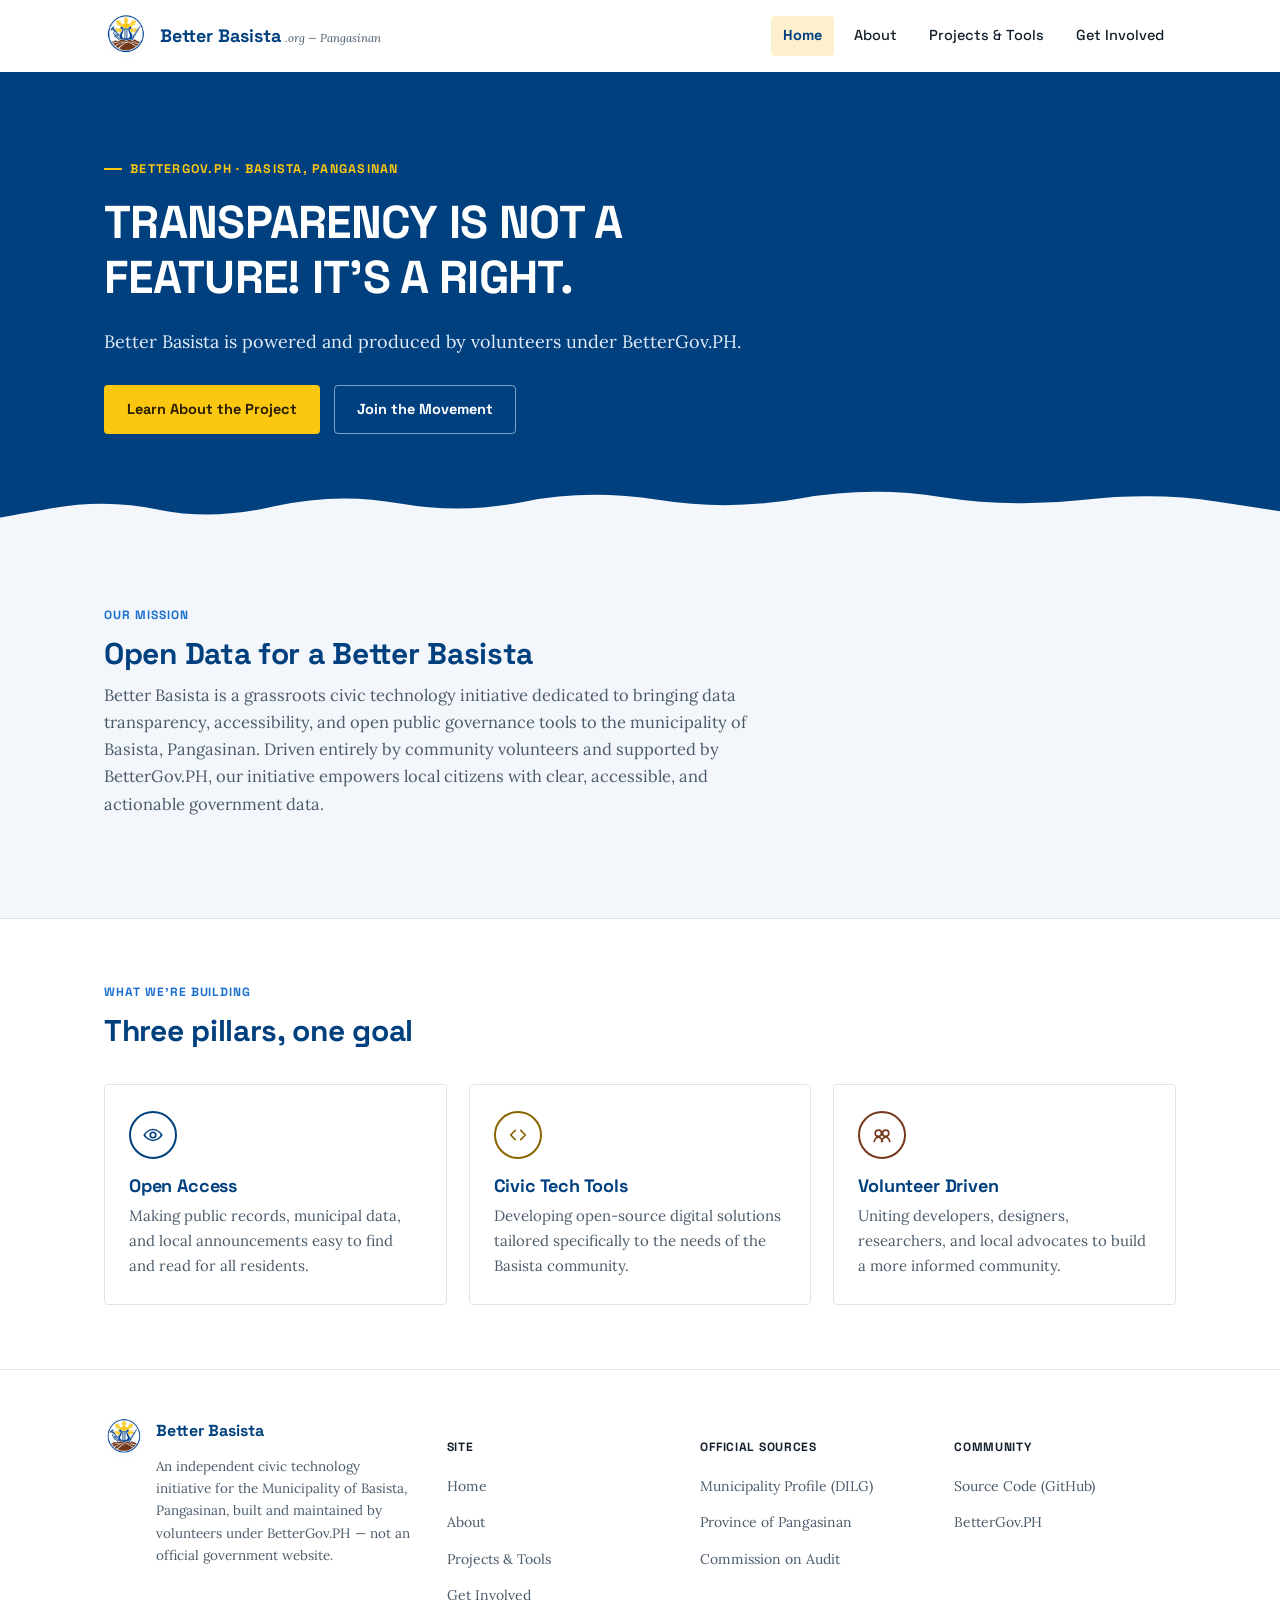
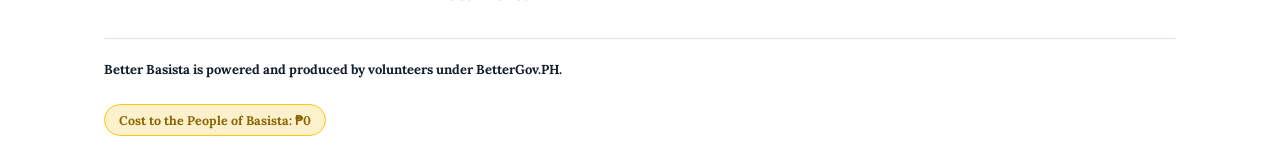
<file: index.html>
<!DOCTYPE html>
<html lang="en">
<head>
<meta charset="UTF-8" />
<meta name="viewport" content="width=device-width, initial-scale=1.0" />
<title>BetterBasista.org — A Civic Transparency Portal for Basista, Pangasinan</title>
<meta name="description" content="Better Basista is a grassroots civic technology initiative bringing open data and transparency tools to the Municipality of Basista, Pangasinan, powered by volunteers under BetterGov.PH." />
<link rel="icon" href="assets/favicon.ico" />
<link rel="icon" type="image/png" sizes="32x32" href="assets/favicon-32.png" />
<link rel="icon" type="image/png" sizes="192x192" href="assets/favicon-192.png" />
<link rel="apple-touch-icon" href="assets/favicon-180.png" />
<link rel="preconnect" href="https://fonts.googleapis.com" />
<link rel="preconnect" href="https://fonts.gstatic.com" crossorigin />
<link href="https://fonts.googleapis.com/css2?family=Space+Grotesk:wght@500;600;700&family=Lora:ital,wght@0,400;0,500;0,600;1,400&display=swap" rel="stylesheet" />
<link rel="stylesheet" href="assets/style.css" />
</head>
<body>

<header class="site-header">
  <div class="wrap">
    <a class="brand" href="index.html">
      <img src="assets/logo.png" alt="Better Basista seal" />
      <span class="brand-text">
        <span class="top">Better Basista</span>
        <span class="bottom">.org &mdash; Pangasinan</span>
      </span>
    </a>
    <nav class="nav">
      <button class="nav-toggle" aria-label="Toggle navigation menu" aria-expanded="false">
        <span class="sr-only">Menu</span>
      </button>
      <ul class="nav-links">
        <li><a href="index.html">Home</a></li>
        <li><a href="about.html">About</a></li>
        <li><a href="projects.html">Projects &amp; Tools</a></li>
        <li><a href="volunteer.html">Get Involved</a></li>
      </ul>
    </nav>
  </div>
</header>

<section class="hero">
  <div class="wrap">
    <span class="eyebrow">BetterGov.PH &middot; Basista, Pangasinan</span>
    <h1>TRANSPARENCY IS NOT A FEATURE! IT'S A RIGHT.</h1>
    <p class="lede">Better Basista is powered and produced by volunteers under BetterGov.PH.</p>
    <div class="hero-actions">
      <a class="btn btn-primary" href="about.html">Learn About the Project</a>
      <a class="btn btn-ghost" href="volunteer.html">Join the Movement</a>
    </div>
  </div>
  <div class="hero-divider" aria-hidden="true">
    <svg viewBox="0 0 1440 110" preserveAspectRatio="none">
      <path fill="#F3F6FA" d="M0,110 L0,70 Q0,70 60.0,55 Q120,40 180.0,58 Q240,75 310.0,52 Q380,30 450.0,48 Q520,65 590.0,45 Q660,25 740.0,42 Q820,60 900.0,40 Q980,20 1060.0,38 Q1140,55 1220.0,42 Q1300,30 1370.0,45 L1440,60 L1440,110 Z" />
    </svg>
  </div>
</section>

<section class="section">
  <div class="wrap">
    <div class="section-head">
      <div class="section-eyebrow">Our Mission</div>
      <h2>Open Data for a Better Basista</h2>
      <p>
        Better Basista is a grassroots civic technology initiative dedicated to bringing
        data transparency, accessibility, and open public governance tools to the
        municipality of Basista, Pangasinan. Driven entirely by community volunteers and
        supported by BetterGov.PH, our initiative empowers local citizens with clear,
        accessible, and actionable government data.
      </p>
    </div>
  </div>
</section>

<section class="section section-alt">
  <div class="wrap">
    <div class="section-head">
      <div class="section-eyebrow">What We're Building</div>
      <h2>Three pillars, one goal</h2>
    </div>
    <div class="grid grid-3">
      <div class="card">
        <div class="medallion" aria-hidden="true">
          <svg viewBox="0 0 24 24" fill="none" stroke="currentColor" stroke-width="1.8" stroke-linecap="round" stroke-linejoin="round">
            <path d="M2.5 12S6 6 12 6s9.5 6 9.5 6-3.5 6-9.5 6S2.5 12 2.5 12z"/>
            <circle cx="12" cy="12" r="3"/>
          </svg>
        </div>
        <h3>Open Access</h3>
        <p>Making public records, municipal data, and local announcements easy to find and read for all residents.</p>
      </div>
      <div class="card card--gold">
        <div class="medallion" aria-hidden="true">
          <svg viewBox="0 0 24 24" fill="none" stroke="currentColor" stroke-width="1.8" stroke-linecap="round" stroke-linejoin="round">
            <polyline points="9 7 4 12 9 17"/>
            <polyline points="15 7 20 12 15 17"/>
          </svg>
        </div>
        <h3>Civic Tech Tools</h3>
        <p>Developing open-source digital solutions tailored specifically to the needs of the Basista community.</p>
      </div>
      <div class="card card--brown">
        <div class="medallion" aria-hidden="true">
          <svg viewBox="0 0 24 24" fill="none" stroke="currentColor" stroke-width="1.8" stroke-linecap="round" stroke-linejoin="round">
            <circle cx="8" cy="10" r="3.4"/>
            <circle cx="16" cy="10" r="3.4"/>
            <path d="M3.5 19c.8-3 3-4.6 4.5-4.6s3.7 1.6 4.5 4.6"/>
            <path d="M11.5 19c.8-3 3-4.6 4.5-4.6s3.7 1.6 4.5 4.6"/>
          </svg>
        </div>
        <h3>Volunteer Driven</h3>
        <p>Uniting developers, designers, researchers, and local advocates to build a more informed community.</p>
      </div>
    </div>
  </div>
</section>

<footer class="site-footer">
  <div class="wrap">
    <div class="footer-grid">
      <div class="footer-brand-col">
        <div class="footer-brand">
          <img src="assets/logo.png" alt="Better Basista seal" />
          <div>
            <div class="name">Better Basista</div>
            <p>An independent civic technology initiative for the Municipality of Basista, Pangasinan, built and maintained by volunteers under BetterGov.PH &mdash; not an official government website.</p>
          </div>
        </div>
      </div>
      <div>
        <h5>Site</h5>
        <ul>
          <li><a href="index.html">Home</a></li>
          <li><a href="about.html">About</a></li>
          <li><a href="projects.html">Projects &amp; Tools</a></li>
          <li><a href="volunteer.html">Get Involved</a></li>
        </ul>
      </div>
      <div>
        <h5>Official Sources</h5>
        <ul>
          <li><a href="https://lgu201.dilg.gov.ph/view.php?r=01&amp;p=55&amp;m=09" target="_blank" rel="noopener">Municipality Profile (DILG)</a></li>
          <li><a href="https://pangasinan.gov.ph/city-municipalities/basista" target="_blank" rel="noopener">Province of Pangasinan</a></li>
          <li><a href="https://www.coa.gov.ph/" target="_blank" rel="noopener">Commission on Audit</a></li>
        </ul>
      </div>
      <div>
        <h5>Community</h5>
        <ul>
          <li><a href="https://github.com/bettergovph" target="_blank" rel="noopener">Source Code (GitHub)</a></li>
          <li><a href="https://bettergov.ph/" target="_blank" rel="noopener">BetterGov.PH</a></li>
        </ul>
      </div>
    </div>
    <div class="footer-bottom">
      <p><strong>Better Basista is powered and produced by volunteers under BetterGov.PH.</strong></p>
      <span class="cost-chip">Cost to the People of Basista: ₱0</span>
    </div>
  </div>
</footer>

<script src="assets/script.js"></script>
</body>
</html>
</file>
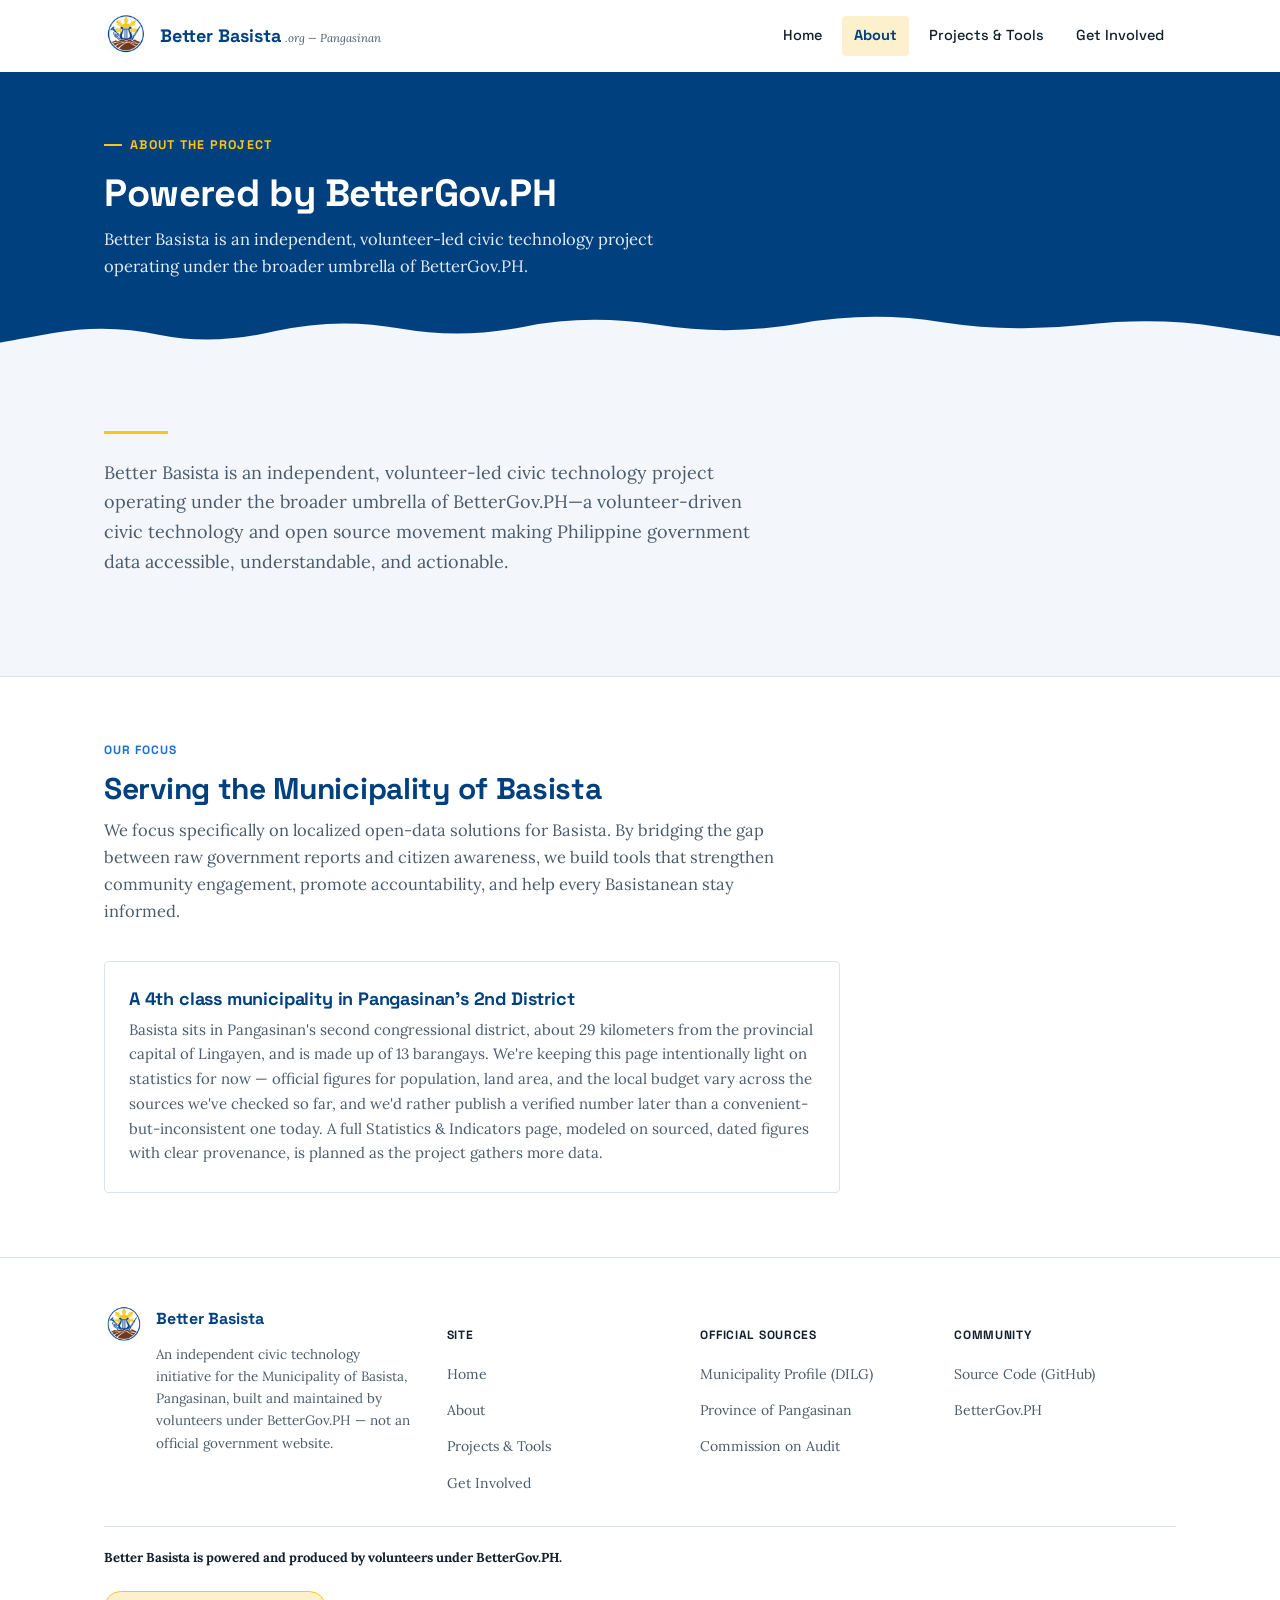
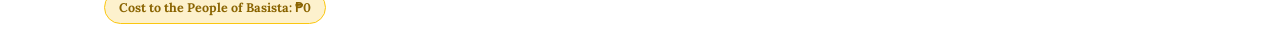
<file: about.html>
<!DOCTYPE html>
<html lang="en">
<head>
<meta charset="UTF-8" />
<meta name="viewport" content="width=device-width, initial-scale=1.0" />
<title>About — BetterBasista.org</title>
<meta name="description" content="Better Basista is an independent, volunteer-led civic technology project operating under BetterGov.PH, focused on localized open-data solutions for Basista, Pangasinan." />
<link rel="icon" href="assets/favicon.ico" />
<link rel="icon" type="image/png" sizes="32x32" href="assets/favicon-32.png" />
<link rel="icon" type="image/png" sizes="192x192" href="assets/favicon-192.png" />
<link rel="apple-touch-icon" href="assets/favicon-180.png" />
<link rel="preconnect" href="https://fonts.googleapis.com" />
<link rel="preconnect" href="https://fonts.gstatic.com" crossorigin />
<link href="https://fonts.googleapis.com/css2?family=Space+Grotesk:wght@500;600;700&family=Lora:ital,wght@0,400;0,500;0,600;1,400&display=swap" rel="stylesheet" />
<link rel="stylesheet" href="assets/style.css" />
</head>
<body>

<header class="site-header">
  <div class="wrap">
    <a class="brand" href="index.html">
      <img src="assets/logo.png" alt="Better Basista seal" />
      <span class="brand-text">
        <span class="top">Better Basista</span>
        <span class="bottom">.org &mdash; Pangasinan</span>
      </span>
    </a>
    <nav class="nav">
      <button class="nav-toggle" aria-label="Toggle navigation menu" aria-expanded="false">
        <span class="sr-only">Menu</span>
      </button>
      <ul class="nav-links">
        <li><a href="index.html">Home</a></li>
        <li><a href="about.html">About</a></li>
        <li><a href="projects.html">Projects &amp; Tools</a></li>
        <li><a href="volunteer.html">Get Involved</a></li>
      </ul>
    </nav>
  </div>
</header>

<section class="page-hero">
  <div class="wrap">
    <span class="eyebrow">About the Project</span>
    <h1>Powered by BetterGov.PH</h1>
    <p class="lede">Better Basista is an independent, volunteer-led civic technology project operating under the broader umbrella of BetterGov.PH.</p>
  </div>
  <div class="hero-divider" aria-hidden="true">
    <svg viewBox="0 0 1440 110" preserveAspectRatio="none">
      <path fill="#F3F6FA" d="M0,110 L0,70 Q0,70 60.0,55 Q120,40 180.0,58 Q240,75 310.0,52 Q380,30 450.0,48 Q520,65 590.0,45 Q660,25 740.0,42 Q820,60 900.0,40 Q980,20 1060.0,38 Q1140,55 1220.0,42 Q1300,30 1370.0,45 L1440,60 L1440,110 Z" />
    </svg>
  </div>
</section>

<section class="section">
  <div class="wrap">
    <hr class="pull-rule" />
    <div class="section-head">
      <p class="lead-text">
        Better Basista is an independent, volunteer-led civic technology project operating
        under the broader umbrella of BetterGov.PH&mdash;a volunteer-driven civic technology
        and open source movement making Philippine government data accessible,
        understandable, and actionable.
      </p>
    </div>
  </div>
</section>

<section class="section section-alt">
  <div class="wrap">
    <div class="section-head">
      <div class="section-eyebrow">Our Focus</div>
      <h2>Serving the Municipality of Basista</h2>
      <p>
        We focus specifically on localized open-data solutions for Basista. By bridging the
        gap between raw government reports and citizen awareness, we build tools that
        strengthen community engagement, promote accountability, and help every
        Basistanean stay informed.
      </p>
    </div>
    <div class="card card--narrow">
      <h3>A 4th class municipality in Pangasinan's 2nd District</h3>
      <p>
        Basista sits in Pangasinan's second congressional district, about 29 kilometers
        from the provincial capital of Lingayen, and is made up of 13 barangays. We're
        keeping this page intentionally light on statistics for now &mdash; official figures
        for population, land area, and the local budget vary across the sources we've
        checked so far, and we'd rather publish a verified number later than a
        convenient-but-inconsistent one today. A full Statistics &amp; Indicators page,
        modeled on sourced, dated figures with clear provenance, is planned as the project
        gathers more data.
      </p>
    </div>
  </div>
</section>

<footer class="site-footer">
  <div class="wrap">
    <div class="footer-grid">
      <div class="footer-brand-col">
        <div class="footer-brand">
          <img src="assets/logo.png" alt="Better Basista seal" />
          <div>
            <div class="name">Better Basista</div>
            <p>An independent civic technology initiative for the Municipality of Basista, Pangasinan, built and maintained by volunteers under BetterGov.PH &mdash; not an official government website.</p>
          </div>
        </div>
      </div>
      <div>
        <h5>Site</h5>
        <ul>
          <li><a href="index.html">Home</a></li>
          <li><a href="about.html">About</a></li>
          <li><a href="projects.html">Projects &amp; Tools</a></li>
          <li><a href="volunteer.html">Get Involved</a></li>
        </ul>
      </div>
      <div>
        <h5>Official Sources</h5>
        <ul>
          <li><a href="https://lgu201.dilg.gov.ph/view.php?r=01&amp;p=55&amp;m=09" target="_blank" rel="noopener">Municipality Profile (DILG)</a></li>
          <li><a href="https://pangasinan.gov.ph/city-municipalities/basista" target="_blank" rel="noopener">Province of Pangasinan</a></li>
          <li><a href="https://www.coa.gov.ph/" target="_blank" rel="noopener">Commission on Audit</a></li>
        </ul>
      </div>
      <div>
        <h5>Community</h5>
        <ul>
          <li><a href="https://github.com/bettergovph" target="_blank" rel="noopener">Source Code (GitHub)</a></li>
          <li><a href="https://bettergov.ph/" target="_blank" rel="noopener">BetterGov.PH</a></li>
        </ul>
      </div>
    </div>
    <div class="footer-bottom">
      <p><strong>Better Basista is powered and produced by volunteers under BetterGov.PH.</strong></p>
      <span class="cost-chip">Cost to the People of Basista: ₱0</span>
    </div>
  </div>
</footer>

<script src="assets/script.js"></script>
</body>
</html>
</file>
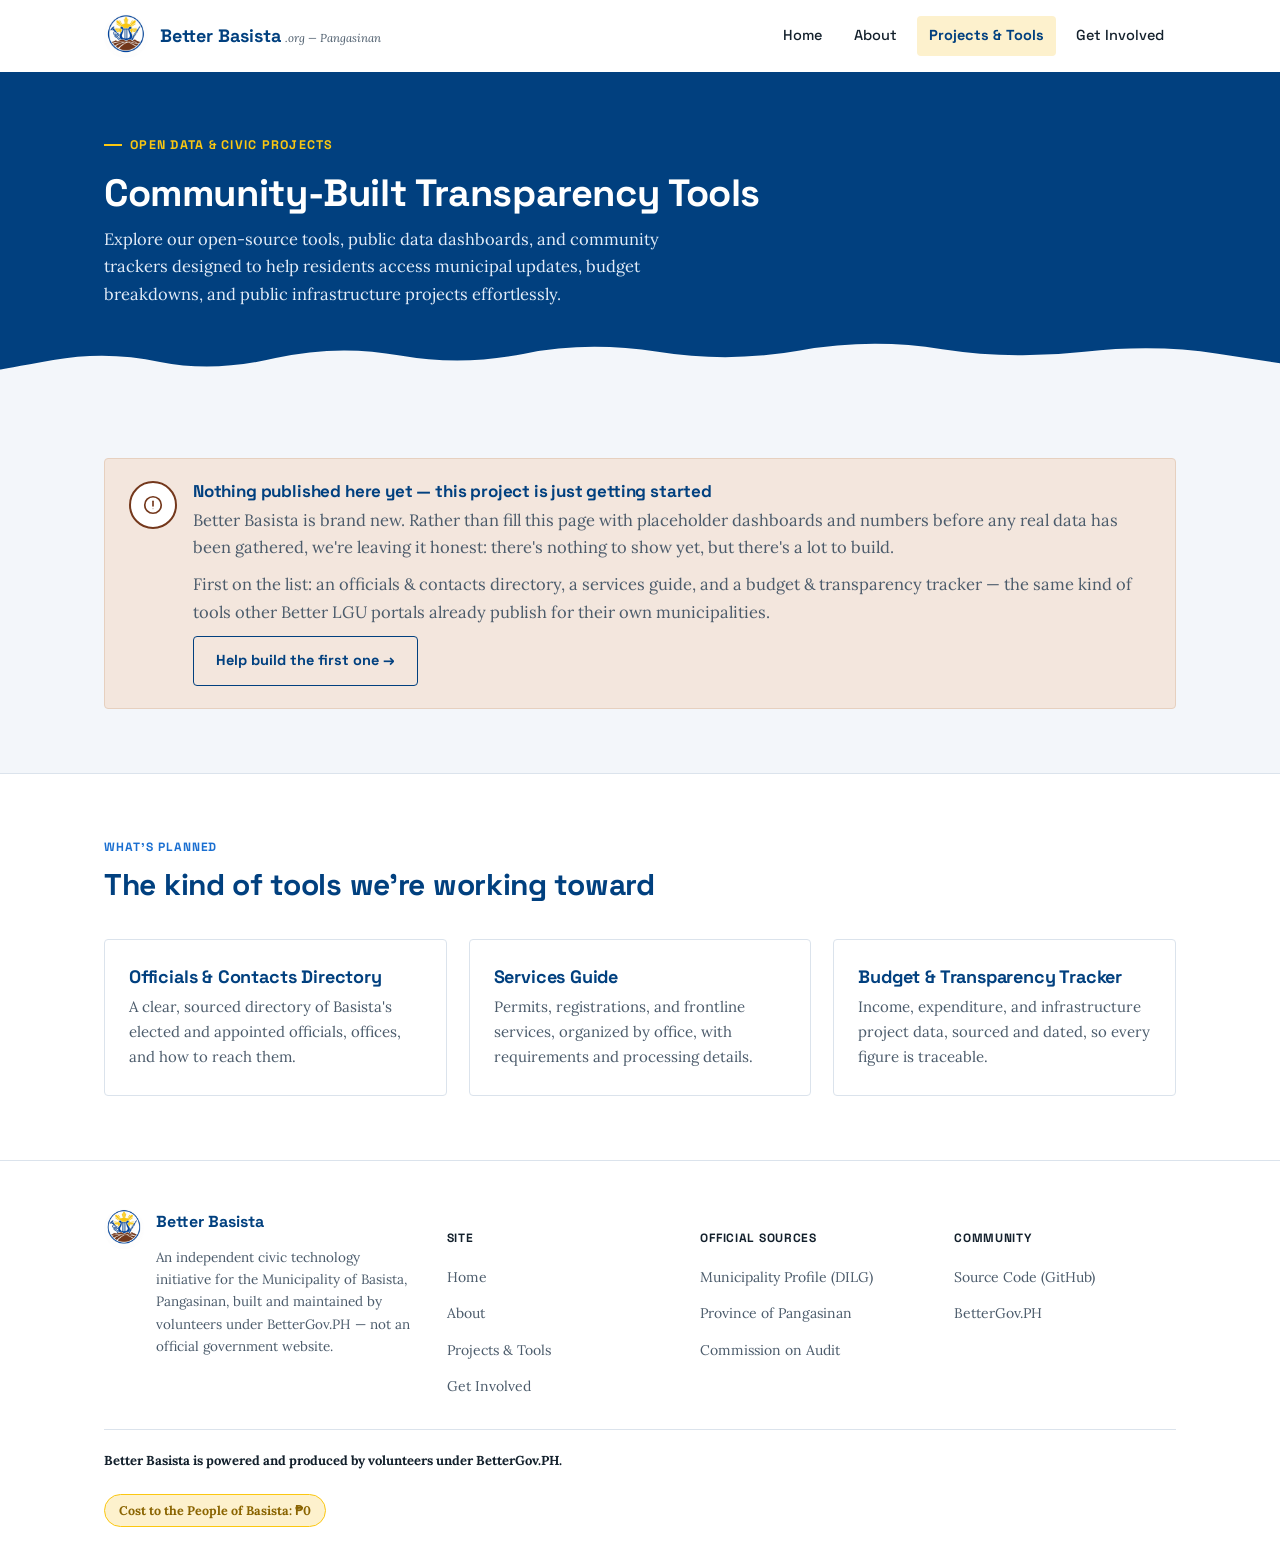
<file: projects.html>
<!DOCTYPE html>
<html lang="en">
<head>
<meta charset="UTF-8" />
<meta name="viewport" content="width=device-width, initial-scale=1.0" />
<title>Projects & Tools — BetterBasista.org</title>
<meta name="description" content="Open-source tools, public data dashboards, and community trackers for Basista, Pangasinan, built by volunteers under BetterGov.PH." />
<link rel="icon" href="assets/favicon.ico" />
<link rel="icon" type="image/png" sizes="32x32" href="assets/favicon-32.png" />
<link rel="icon" type="image/png" sizes="192x192" href="assets/favicon-192.png" />
<link rel="apple-touch-icon" href="assets/favicon-180.png" />
<link rel="preconnect" href="https://fonts.googleapis.com" />
<link rel="preconnect" href="https://fonts.gstatic.com" crossorigin />
<link href="https://fonts.googleapis.com/css2?family=Space+Grotesk:wght@500;600;700&family=Lora:ital,wght@0,400;0,500;0,600;1,400&display=swap" rel="stylesheet" />
<link rel="stylesheet" href="assets/style.css" />
</head>
<body>

<header class="site-header">
  <div class="wrap">
    <a class="brand" href="index.html">
      <img src="assets/logo.png" alt="Better Basista seal" />
      <span class="brand-text">
        <span class="top">Better Basista</span>
        <span class="bottom">.org &mdash; Pangasinan</span>
      </span>
    </a>
    <nav class="nav">
      <button class="nav-toggle" aria-label="Toggle navigation menu" aria-expanded="false">
        <span class="sr-only">Menu</span>
      </button>
      <ul class="nav-links">
        <li><a href="index.html">Home</a></li>
        <li><a href="about.html">About</a></li>
        <li><a href="projects.html">Projects &amp; Tools</a></li>
        <li><a href="volunteer.html">Get Involved</a></li>
      </ul>
    </nav>
  </div>
</header>

<section class="page-hero">
  <div class="wrap">
    <span class="eyebrow">Open Data &amp; Civic Projects</span>
    <h1>Community-Built Transparency Tools</h1>
    <p class="lede">Explore our open-source tools, public data dashboards, and community trackers designed to help residents access municipal updates, budget breakdowns, and public infrastructure projects effortlessly.</p>
  </div>
  <div class="hero-divider" aria-hidden="true">
    <svg viewBox="0 0 1440 110" preserveAspectRatio="none">
      <path fill="#F3F6FA" d="M0,110 L0,70 Q0,70 60.0,55 Q120,40 180.0,58 Q240,75 310.0,52 Q380,30 450.0,48 Q520,65 590.0,45 Q660,25 740.0,42 Q820,60 900.0,40 Q980,20 1060.0,38 Q1140,55 1220.0,42 Q1300,30 1370.0,45 L1440,60 L1440,110 Z" />
    </svg>
  </div>
</section>

<section class="section">
  <div class="wrap">
    <div class="notice">
      <div class="medallion" aria-hidden="true">
        <svg viewBox="0 0 24 24" fill="none" stroke="currentColor" stroke-width="1.8" stroke-linecap="round" stroke-linejoin="round">
          <circle cx="12" cy="12" r="9"/>
          <path d="M12 8v5"/>
          <circle cx="12" cy="16" r="0.5" fill="currentColor" stroke="none"/>
        </svg>
      </div>
      <div>
        <h3>Nothing published here yet &mdash; this project is just getting started</h3>
        <p>
          Better Basista is brand new. Rather than fill this page with placeholder
          dashboards and numbers before any real data has been gathered, we're leaving it
          honest: there's nothing to show yet, but there's a lot to build.
        </p>
        <p>
          First on the list: an officials &amp; contacts directory, a services guide, and a
          budget &amp; transparency tracker &mdash; the same kind of tools other Better LGU
          portals already publish for their own municipalities.
        </p>
        <a class="btn btn-outline" href="volunteer.html">Help build the first one &rarr;</a>
      </div>
    </div>
  </div>
</section>

<section class="section section-alt">
  <div class="wrap">
    <div class="section-head">
      <div class="section-eyebrow">What's Planned</div>
      <h2>The kind of tools we're working toward</h2>
    </div>
    <div class="grid grid-3">
      <div class="card">
        <h3>Officials &amp; Contacts Directory</h3>
        <p>A clear, sourced directory of Basista's elected and appointed officials, offices, and how to reach them.</p>
      </div>
      <div class="card card--gold">
        <h3>Services Guide</h3>
        <p>Permits, registrations, and frontline services, organized by office, with requirements and processing details.</p>
      </div>
      <div class="card card--brown">
        <h3>Budget &amp; Transparency Tracker</h3>
        <p>Income, expenditure, and infrastructure project data, sourced and dated, so every figure is traceable.</p>
      </div>
    </div>
  </div>
</section>

<footer class="site-footer">
  <div class="wrap">
    <div class="footer-grid">
      <div class="footer-brand-col">
        <div class="footer-brand">
          <img src="assets/logo.png" alt="Better Basista seal" />
          <div>
            <div class="name">Better Basista</div>
            <p>An independent civic technology initiative for the Municipality of Basista, Pangasinan, built and maintained by volunteers under BetterGov.PH &mdash; not an official government website.</p>
          </div>
        </div>
      </div>
      <div>
        <h5>Site</h5>
        <ul>
          <li><a href="index.html">Home</a></li>
          <li><a href="about.html">About</a></li>
          <li><a href="projects.html">Projects &amp; Tools</a></li>
          <li><a href="volunteer.html">Get Involved</a></li>
        </ul>
      </div>
      <div>
        <h5>Official Sources</h5>
        <ul>
          <li><a href="https://lgu201.dilg.gov.ph/view.php?r=01&amp;p=55&amp;m=09" target="_blank" rel="noopener">Municipality Profile (DILG)</a></li>
          <li><a href="https://pangasinan.gov.ph/city-municipalities/basista" target="_blank" rel="noopener">Province of Pangasinan</a></li>
          <li><a href="https://www.coa.gov.ph/" target="_blank" rel="noopener">Commission on Audit</a></li>
        </ul>
      </div>
      <div>
        <h5>Community</h5>
        <ul>
          <li><a href="https://github.com/bettergovph" target="_blank" rel="noopener">Source Code (GitHub)</a></li>
          <li><a href="https://bettergov.ph/" target="_blank" rel="noopener">BetterGov.PH</a></li>
        </ul>
      </div>
    </div>
    <div class="footer-bottom">
      <p><strong>Better Basista is powered and produced by volunteers under BetterGov.PH.</strong></p>
      <span class="cost-chip">Cost to the People of Basista: ₱0</span>
    </div>
  </div>
</footer>

<script src="assets/script.js"></script>
</body>
</html>
</file>
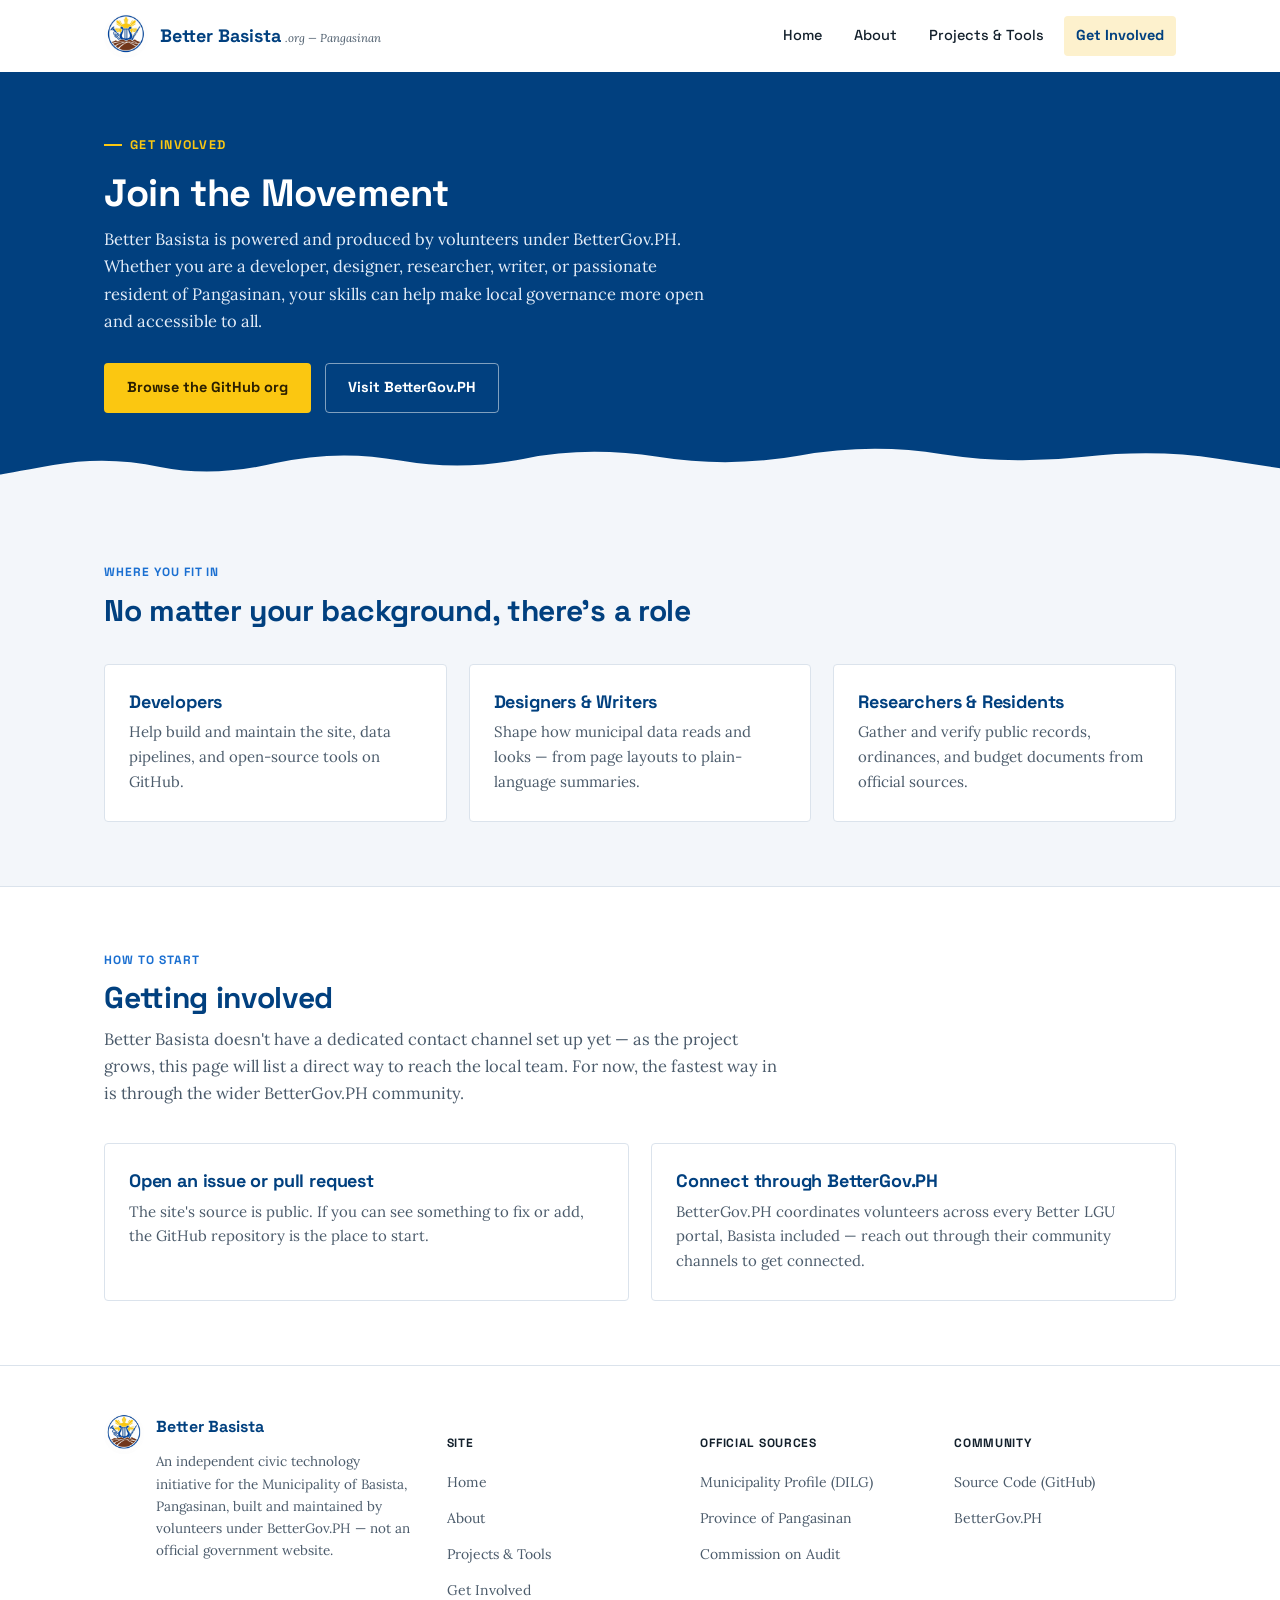
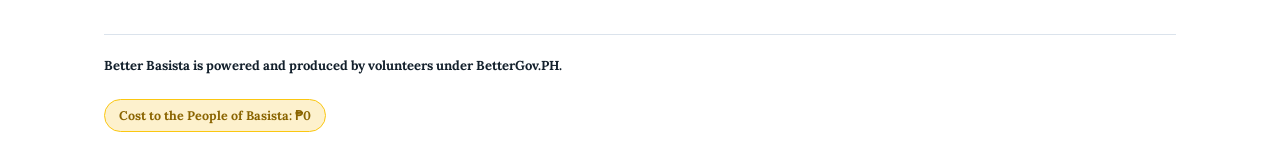
<file: volunteer.html>
<!DOCTYPE html>
<html lang="en">
<head>
<meta charset="UTF-8" />
<meta name="viewport" content="width=device-width, initial-scale=1.0" />
<title>Get Involved — BetterBasista.org</title>
<meta name="description" content="Join Better Basista — developers, designers, researchers, writers, and residents of Pangasinan are all welcome to help build an open-data portal for Basista." />
<link rel="icon" href="assets/favicon.ico" />
<link rel="icon" type="image/png" sizes="32x32" href="assets/favicon-32.png" />
<link rel="icon" type="image/png" sizes="192x192" href="assets/favicon-192.png" />
<link rel="apple-touch-icon" href="assets/favicon-180.png" />
<link rel="preconnect" href="https://fonts.googleapis.com" />
<link rel="preconnect" href="https://fonts.gstatic.com" crossorigin />
<link href="https://fonts.googleapis.com/css2?family=Space+Grotesk:wght@500;600;700&family=Lora:ital,wght@0,400;0,500;0,600;1,400&display=swap" rel="stylesheet" />
<link rel="stylesheet" href="assets/style.css" />
</head>
<body>

<header class="site-header">
  <div class="wrap">
    <a class="brand" href="index.html">
      <img src="assets/logo.png" alt="Better Basista seal" />
      <span class="brand-text">
        <span class="top">Better Basista</span>
        <span class="bottom">.org &mdash; Pangasinan</span>
      </span>
    </a>
    <nav class="nav">
      <button class="nav-toggle" aria-label="Toggle navigation menu" aria-expanded="false">
        <span class="sr-only">Menu</span>
      </button>
      <ul class="nav-links">
        <li><a href="index.html">Home</a></li>
        <li><a href="about.html">About</a></li>
        <li><a href="projects.html">Projects &amp; Tools</a></li>
        <li><a href="volunteer.html">Get Involved</a></li>
      </ul>
    </nav>
  </div>
</header>

<section class="page-hero">
  <div class="wrap">
    <span class="eyebrow">Get Involved</span>
    <h1>Join the Movement</h1>
    <p class="lede">Better Basista is powered and produced by volunteers under BetterGov.PH. Whether you are a developer, designer, researcher, writer, or passionate resident of Pangasinan, your skills can help make local governance more open and accessible to all.</p>
    <div class="hero-actions">
      <a class="btn btn-primary" href="https://github.com/bettergovph" target="_blank" rel="noopener">Browse the GitHub org</a>
      <a class="btn btn-ghost" href="https://bettergov.ph/" target="_blank" rel="noopener">Visit BetterGov.PH</a>
    </div>
  </div>
  <div class="hero-divider" aria-hidden="true">
    <svg viewBox="0 0 1440 110" preserveAspectRatio="none">
      <path fill="#F3F6FA" d="M0,110 L0,70 Q0,70 60.0,55 Q120,40 180.0,58 Q240,75 310.0,52 Q380,30 450.0,48 Q520,65 590.0,45 Q660,25 740.0,42 Q820,60 900.0,40 Q980,20 1060.0,38 Q1140,55 1220.0,42 Q1300,30 1370.0,45 L1440,60 L1440,110 Z" />
    </svg>
  </div>
</section>

<section class="section">
  <div class="wrap">
    <div class="section-head">
      <div class="section-eyebrow">Where You Fit In</div>
      <h2>No matter your background, there's a role</h2>
    </div>
    <div class="grid grid-3">
      <div class="card">
        <h3>Developers</h3>
        <p>Help build and maintain the site, data pipelines, and open-source tools on GitHub.</p>
      </div>
      <div class="card card--gold">
        <h3>Designers &amp; Writers</h3>
        <p>Shape how municipal data reads and looks &mdash; from page layouts to plain-language summaries.</p>
      </div>
      <div class="card card--brown">
        <h3>Researchers &amp; Residents</h3>
        <p>Gather and verify public records, ordinances, and budget documents from official sources.</p>
      </div>
    </div>
  </div>
</section>

<section class="section section-alt">
  <div class="wrap">
    <div class="section-head">
      <div class="section-eyebrow">How to Start</div>
      <h2>Getting involved</h2>
      <p>
        Better Basista doesn't have a dedicated contact channel set up yet &mdash; as the project
        grows, this page will list a direct way to reach the local team. For now, the
        fastest way in is through the wider BetterGov.PH community.
      </p>
    </div>
    <div class="grid grid-2">
      <div class="card">
        <h3>Open an issue or pull request</h3>
        <p>The site's source is public. If you can see something to fix or add, the GitHub repository is the place to start.</p>
      </div>
      <div class="card">
        <h3>Connect through BetterGov.PH</h3>
        <p>BetterGov.PH coordinates volunteers across every Better LGU portal, Basista included &mdash; reach out through their community channels to get connected.</p>
      </div>
    </div>
  </div>
</section>

<footer class="site-footer">
  <div class="wrap">
    <div class="footer-grid">
      <div class="footer-brand-col">
        <div class="footer-brand">
          <img src="assets/logo.png" alt="Better Basista seal" />
          <div>
            <div class="name">Better Basista</div>
            <p>An independent civic technology initiative for the Municipality of Basista, Pangasinan, built and maintained by volunteers under BetterGov.PH &mdash; not an official government website.</p>
          </div>
        </div>
      </div>
      <div>
        <h5>Site</h5>
        <ul>
          <li><a href="index.html">Home</a></li>
          <li><a href="about.html">About</a></li>
          <li><a href="projects.html">Projects &amp; Tools</a></li>
          <li><a href="volunteer.html">Get Involved</a></li>
        </ul>
      </div>
      <div>
        <h5>Official Sources</h5>
        <ul>
          <li><a href="https://lgu201.dilg.gov.ph/view.php?r=01&amp;p=55&amp;m=09" target="_blank" rel="noopener">Municipality Profile (DILG)</a></li>
          <li><a href="https://pangasinan.gov.ph/city-municipalities/basista" target="_blank" rel="noopener">Province of Pangasinan</a></li>
          <li><a href="https://www.coa.gov.ph/" target="_blank" rel="noopener">Commission on Audit</a></li>
        </ul>
      </div>
      <div>
        <h5>Community</h5>
        <ul>
          <li><a href="https://github.com/bettergovph" target="_blank" rel="noopener">Source Code (GitHub)</a></li>
          <li><a href="https://bettergov.ph/" target="_blank" rel="noopener">BetterGov.PH</a></li>
        </ul>
      </div>
    </div>
    <div class="footer-bottom">
      <p><strong>Better Basista is powered and produced by volunteers under BetterGov.PH.</strong></p>
      <span class="cost-chip">Cost to the People of Basista: ₱0</span>
    </div>
  </div>
</footer>

<script src="assets/script.js"></script>
</body>
</html>
</file>
<file: assets/style.css>
/* ==========================================================================
   Better Basista — shared styles
   Palette drawn from the municipal seal (sun, lyre & band instruments,
   furrowed fields):
     blue-deep    #01407F  (nav, headings, primary brand color)
     blue-bright  #1A6FD1  (links, interactive accents)
     gold         #FBC711  (highlights, CTAs)
     gold-ink     #8A6400  (gold used as TEXT — darkened for contrast)
     brown-earth  #74381C  (secondary accent — fields/community)
     bg           #F3F6FA  (page background — cool, not warm cream)
     paper        #FFFFFF  (card background)
     ink          #13202C  (body text)
     ink-soft     #4B5B6B  (secondary text)
     line         #DBE3EC  (hairline borders)

   Type: Space Grotesk (display, geometric sans) + Lora (body, serif) —
   deliberately the inverse pairing of Better Mapandan's serif-display /
   sans-body, so the two sites don't read as the same template.
   ========================================================================== */

:root {
  --blue-deep: #01407f;
  --blue-bright: #1a6fd1;
  --gold: #fbc711;
  --gold-ink: #8a6400;
  --gold-soft: #fdf1cd;
  --brown-earth: #74381c;
  --brown-soft: #f3e6dd;
  --bg: #f3f6fa;
  --paper: #ffffff;
  --ink: #13202c;
  --ink-soft: #4b5b6b;
  --line: #dbe3ec;

  --font-display: "Space Grotesk", "Helvetica Neue", Arial, sans-serif;
  --font-body: "Lora", "Iowan Old Style", Georgia, serif;

  --max-w: 1120px;
  --radius: 4px;
}

* {
  box-sizing: border-box;
}

html {
  scroll-behavior: smooth;
}

body {
  margin: 0;
  background: var(--bg);
  color: var(--ink);
  font-family: var(--font-body);
  font-size: 16.5px;
  line-height: 1.65;
  -webkit-font-smoothing: antialiased;
}

img {
  max-width: 100%;
  display: block;
}

a {
  color: var(--blue-deep);
  text-decoration-color: var(--line);
  text-underline-offset: 3px;
}

a:hover {
  color: var(--blue-bright);
}

a:focus-visible,
button:focus-visible {
  outline: 3px solid var(--gold);
  outline-offset: 2px;
}

h1, h2, h3, h4 {
  font-family: var(--font-display);
  font-weight: 700;
  color: var(--blue-deep);
  line-height: 1.18;
  letter-spacing: -0.01em;
  margin: 0 0 0.5em;
}

p {
  margin: 0 0 1em;
}

.wrap {
  max-width: var(--max-w);
  margin: 0 auto;
  padding: 0 24px;
}

/* ---------- Header / nav ---------- */

.site-header {
  background: var(--paper);
  border-bottom: 3px solid var(--blue-deep);
  position: sticky;
  top: 0;
  z-index: 40;
}

.site-header .wrap {
  display: flex;
  align-items: center;
  justify-content: space-between;
  padding-top: 14px;
  padding-bottom: 14px;
}

.brand {
  display: flex;
  align-items: center;
  gap: 12px;
  text-decoration: none;
  color: var(--ink);
}

.brand img {
  width: 44px;
  height: 44px;
  border-radius: 50%;
}

.brand-text {
  font-family: var(--font-display);
  line-height: 1.05;
}

.brand-text .top {
  font-size: 18px;
  font-weight: 700;
  color: var(--blue-deep);
}

.brand-text .bottom {
  font-size: 11.5px;
  color: var(--ink-soft);
  font-family: var(--font-body);
  font-style: italic;
}

.nav {
  display: flex;
  align-items: center;
  gap: 30px;
}

.nav-links {
  display: flex;
  gap: 8px;
  list-style: none;
  margin: 0;
  padding: 0;
}

.nav-links a {
  display: inline-block;
  color: var(--ink);
  text-decoration: none;
  font-family: var(--font-display);
  font-size: 14.5px;
  font-weight: 500;
  padding: 8px 12px;
  border-radius: var(--radius);
}

.nav-links a:hover {
  background: var(--bg);
  color: var(--blue-deep);
}

.nav-links a[aria-current="page"] {
  color: var(--blue-deep);
  background: var(--gold-soft);
  font-weight: 700;
}

.nav-toggle {
  display: none;
  background: none;
  border: 1px solid var(--line);
  border-radius: var(--radius);
  padding: 8px 10px;
  cursor: pointer;
}

.nav-toggle span,
.nav-toggle::before,
.nav-toggle::after {
  content: "";
  display: block;
  width: 20px;
  height: 2px;
  background: var(--ink);
  margin: 4px 0;
}

/* ---------- Hero ---------- */

.hero {
  position: relative;
  background: var(--blue-deep);
  color: #fff;
  overflow: hidden;
}

.hero .wrap {
  position: relative;
  padding: 76px 24px 108px;
}

.eyebrow {
  display: inline-flex;
  align-items: center;
  gap: 8px;
  font-family: var(--font-display);
  font-size: 12.5px;
  font-weight: 700;
  letter-spacing: 0.1em;
  text-transform: uppercase;
  color: var(--gold);
  margin-bottom: 16px;
}

.eyebrow::before {
  content: "";
  width: 18px;
  height: 2px;
  background: var(--gold);
  display: inline-block;
}

.hero h1 {
  color: #fff;
  font-size: clamp(30px, 4.4vw, 46px);
  max-width: 20ch;
  letter-spacing: -0.015em;
}

.hero .lede {
  max-width: 58ch;
  font-size: 18px;
  font-family: var(--font-body);
  color: #e3ecf8;
}

.hero-actions {
  display: flex;
  gap: 14px;
  margin-top: 28px;
  flex-wrap: wrap;
}

.hero-divider {
  position: absolute;
  left: 0;
  right: 0;
  bottom: -1px;
  width: 100%;
  height: 70px;
  line-height: 0;
}

.hero-divider svg {
  width: 100%;
  height: 100%;
  display: block;
}

/* ---------- Buttons ---------- */

.btn {
  display: inline-flex;
  align-items: center;
  gap: 8px;
  padding: 12px 22px;
  border-radius: var(--radius);
  font-family: var(--font-display);
  font-weight: 700;
  font-size: 14.5px;
  text-decoration: none;
  border: 1.5px solid transparent;
  cursor: pointer;
}

.btn-primary {
  background: var(--gold);
  color: #2b1f00;
}

.btn-primary:hover {
  background: #ffd63c;
  color: #2b1f00;
}

.btn-ghost {
  background: transparent;
  border-color: rgba(255, 255, 255, 0.5);
  color: #fff;
}

.btn-ghost:hover {
  border-color: #fff;
  background: rgba(255, 255, 255, 0.08);
}

.btn-outline {
  background: transparent;
  border-color: var(--blue-deep);
  color: var(--blue-deep);
}

.btn-outline:hover {
  background: var(--blue-deep);
  color: #fff;
}

/* ---------- Page hero (interior pages) ---------- */

.page-hero {
  background: var(--blue-deep);
  color: #fff;
  position: relative;
}

.page-hero .wrap {
  padding: 52px 24px 86px;
  position: relative;
}

.page-hero h1 {
  color: #fff;
  font-size: clamp(27px, 3.6vw, 38px);
  margin-bottom: 10px;
}

.page-hero .lede {
  color: #e3ecf8;
  font-family: var(--font-body);
  max-width: 62ch;
  margin: 0;
}

/* ---------- Sections ---------- */

.section {
  padding: 64px 0;
}

.section + .section {
  border-top: 1px solid var(--line);
}

.section-alt {
  background: var(--paper);
}

.section-head {
  max-width: 68ch;
  margin-bottom: 36px;
}

.section-eyebrow {
  font-family: var(--font-display);
  font-size: 12px;
  font-weight: 700;
  letter-spacing: 0.08em;
  text-transform: uppercase;
  color: var(--blue-bright);
  margin-bottom: 10px;
}

.section-head h2 {
  font-size: clamp(23px, 2.8vw, 30px);
  margin-bottom: 10px;
}

.section-head p {
  color: var(--ink-soft);
  margin: 0;
}

/* ---------- Grids / cards ---------- */

.grid {
  display: grid;
  gap: 22px;
}

.grid-2 { grid-template-columns: repeat(2, 1fr); }
.grid-3 { grid-template-columns: repeat(3, 1fr); }

.card {
  background: var(--paper);
  border: 1px solid var(--line);
  border-radius: var(--radius);
  padding: 26px 24px;
}

.card h3 {
  font-size: 18px;
  margin-bottom: 8px;
}

.card p {
  color: var(--ink-soft);
  font-size: 15px;
  margin-bottom: 0;
}

/* Circular medallion icon, echoing the seal's ring */
.medallion {
  width: 48px;
  height: 48px;
  border-radius: 50%;
  border: 2px solid var(--blue-deep);
  display: flex;
  align-items: center;
  justify-content: center;
  margin-bottom: 16px;
  color: var(--blue-deep);
}

.medallion svg {
  width: 22px;
  height: 22px;
}

.card--gold .medallion {
  border-color: var(--gold-ink);
  color: var(--gold-ink);
}

.card--brown .medallion {
  border-color: var(--brown-earth);
  color: var(--brown-earth);
}

/* ---------- Pull quote (used on About) ---------- */

.pull-rule {
  border: none;
  border-top: 3px solid var(--gold);
  width: 64px;
  margin: 0 0 24px;
}

.lead-text {
  font-size: 18px;
  color: var(--ink);
}

.card--narrow {
  max-width: 46rem;
}

/* ---------- Status / notice panel (used on Projects) ---------- */

.notice {
  background: var(--brown-soft);
  border: 1px solid #e6d0bf;
  border-radius: var(--radius);
  padding: 22px 24px;
  display: flex;
  gap: 16px;
  align-items: flex-start;
}

.notice .medallion {
  flex-shrink: 0;
  margin-bottom: 0;
  border-color: var(--brown-earth);
  color: var(--brown-earth);
  background: var(--paper);
}

.notice h3 {
  margin-bottom: 6px;
  font-size: 17px;
}

.notice p {
  margin-bottom: 10px;
  color: var(--ink-soft);
}

.notice p:last-child {
  margin-bottom: 0;
}

/* ---------- Footer ---------- */

.site-footer {
  background: var(--paper);
  border-top: 1px solid var(--line);
  color: var(--ink-soft);
}

.site-footer .wrap {
  padding: 48px 24px 26px;
}

.footer-grid {
  display: grid;
  grid-template-columns: 1.4fr 1fr 1fr 1fr;
  gap: 32px;
  padding-bottom: 30px;
  border-bottom: 1px solid var(--line);
}

.footer-brand {
  display: flex;
  gap: 12px;
}

.footer-brand img {
  width: 40px;
  height: 40px;
  border-radius: 50%;
}

.footer-brand .name {
  font-family: var(--font-display);
  font-size: 16px;
  color: var(--blue-deep);
  font-weight: 700;
}

.footer-brand p {
  font-size: 13.5px;
  margin-top: 10px;
  max-width: 34ch;
  color: var(--ink-soft);
}

.site-footer h5 {
  color: var(--ink);
  font-family: var(--font-display);
  font-size: 12px;
  font-weight: 700;
  letter-spacing: 0.06em;
  text-transform: uppercase;
  margin-bottom: 14px;
}

.site-footer ul {
  list-style: none;
  margin: 0;
  padding: 0;
  display: flex;
  flex-direction: column;
  gap: 9px;
}

.site-footer a {
  color: var(--ink-soft);
  text-decoration: none;
  font-size: 14px;
}

.site-footer a:hover {
  color: var(--blue-deep);
}

.footer-bottom {
  padding-top: 20px;
  font-size: 13px;
  color: var(--ink-soft);
}

.footer-bottom strong {
  color: var(--ink);
}

.cost-chip {
  display: inline-block;
  background: var(--gold-soft);
  border: 1px solid var(--gold);
  border-radius: 999px;
  padding: 5px 14px;
  font-size: 12.5px;
  color: var(--gold-ink);
  font-weight: 700;
  margin-top: 10px;
}

/* ---------- Utility ---------- */

.sr-only {
  position: absolute;
  width: 1px;
  height: 1px;
  overflow: hidden;
  clip: rect(0 0 0 0);
  white-space: nowrap;
}

/* ---------- Responsive ---------- */

@media (max-width: 900px) {
  .grid-3 { grid-template-columns: repeat(2, 1fr); }
  .footer-grid { grid-template-columns: 1fr 1fr; }
}

@media (max-width: 720px) {
  .nav-links {
    position: absolute;
    top: 100%;
    left: 0;
    right: 0;
    background: var(--paper);
    border-bottom: 1px solid var(--line);
    flex-direction: column;
    gap: 0;
    padding: 6px 24px 14px;
    display: none;
  }

  .nav-links.open {
    display: flex;
  }

  .nav-links a {
    padding: 12px 4px;
    border-bottom: 1px solid var(--line);
    border-radius: 0;
  }

  .nav-toggle {
    display: block;
  }

  .grid-2, .grid-3 { grid-template-columns: 1fr; }
  .footer-grid { grid-template-columns: 1fr; }
  .notice { flex-direction: column; }
  .hero .wrap { padding: 56px 24px 84px; }
}

@media (prefers-reduced-motion: reduce) {
  html { scroll-behavior: auto; }
}
</file>
